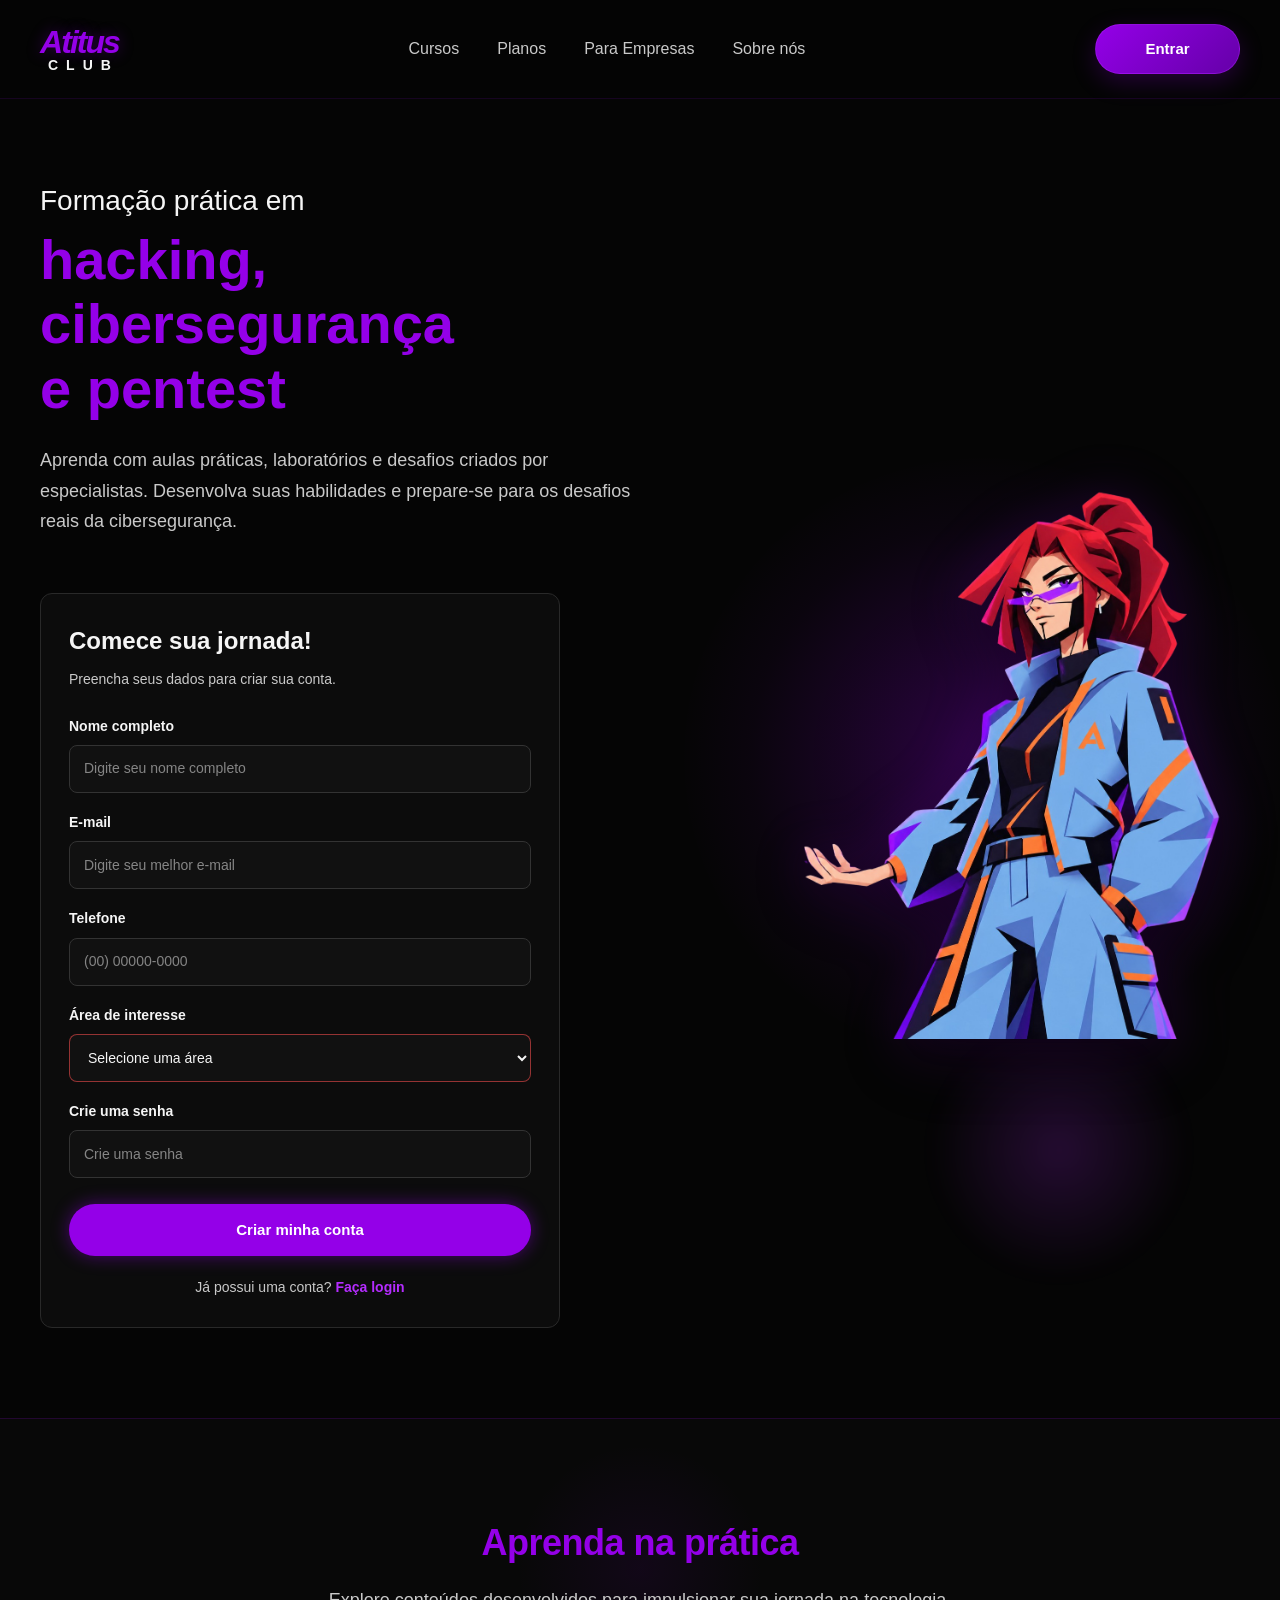
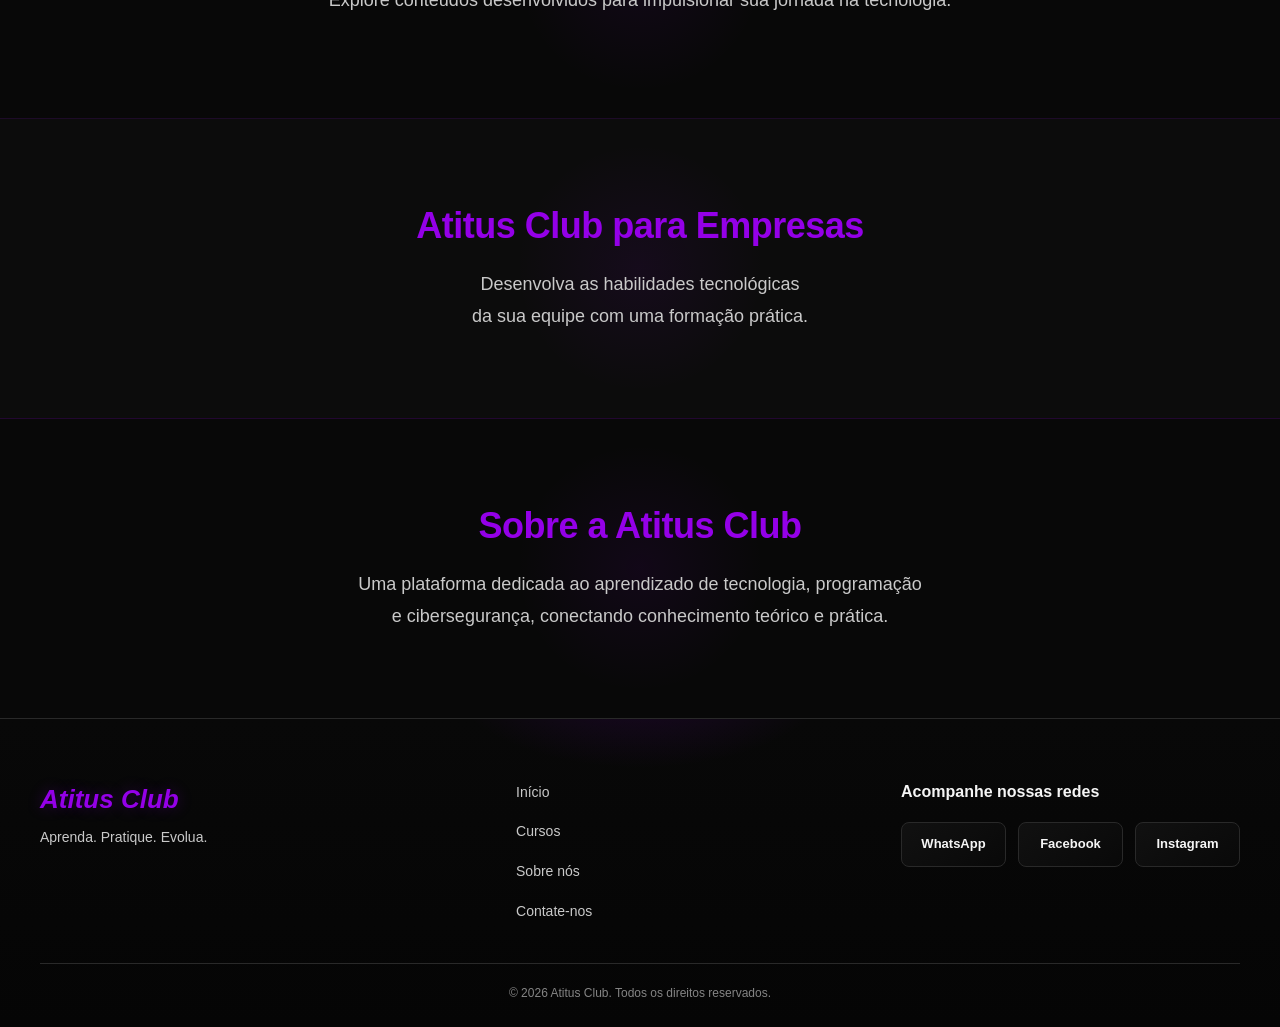
<file: index.html>
<!DOCTYPE html>
<html lang="pt-BR">

<head>
    <meta charset="UTF-8">

    <meta name="viewport" content="width=device-width, initial-scale=1.0">

    <meta name="description" content="Atitus Club - Aprenda programação, hacking e cibersegurança.">

    <meta name="author" content="Atitus Club">

    <title>Atitus Club | Formação em Tecnologia</title>

    
    <link rel="stylesheet" href="style.css">

</head>
    
    <header class="cabecalho">

        
        <a href="#inicio" class="logo" aria-label="Atitus Club - Início">

            <span class="logo-principal">Atitus</span>

            <span class="logo-secundario">CLUB</span>

        </a>

        
        <nav class="navegacao" aria-label="Menu principal">

            <ul class="menu">

                <li>
                    <a href="#cursos">Cursos</a>
                </li>

                <li>
                    <a href="#cadastro">Planos</a>
                </li>

                <li>
                    <a href="#empresas">Para Empresas</a>
                </li>

                <li>
                    <a href="#sobre">Sobre nós</a>
                </li>

            </ul>

        </nav>

        
        <a href="#cadastro" class="botao-entrar">
            Entrar
        </a>

    </header>
        
    <main id="inicio">

        
        <section class="hero" aria-labelledby="titulo-principal">

            
            <div class="hero-conteudo">

                <p class="hero-subtitulo">
                    Formação prática em
                </p>

                <h1 id="titulo-principal">
                    hacking, cibersegurança
                    <span>e pentest</span>
                </h1>

                <p class="hero-descricao">
                    Aprenda com aulas práticas, laboratórios
                    e desafios criados por especialistas.

                    Desenvolva suas habilidades e prepare-se
                    para os desafios reais da cibersegurança.
                </p>


                
                <section class="cadastro"
                    id="cadastro"
                    aria-labelledby="titulo-cadastro">

                    <h2 id="titulo-cadastro">
                        Comece sua jornada!
                    </h2>

                    <p class="cadastro-descricao">
                        Preencha seus dados para criar sua conta.
                    </p>


                    <form class="formulario-cadastro"
                        action="#"
                        method="post">

                        
                        <div class="campo-formulario">

                            <label for="nome">
                                Nome completo
                            </label>

                            <input
                                type="text"
                                id="nome"
                                name="nome"
                                placeholder="Digite seu nome completo"
                                autocomplete="name"
                                required
                            >

                        </div>


                        
                        <div class="campo-formulario">

                            <label for="email">
                                E-mail
                            </label>

                            <input
                                type="email"
                                id="email"
                                name="email"
                                placeholder="Digite seu melhor e-mail"
                                autocomplete="email"
                                required
                            >

                        </div>


                        
                        <div class="campo-formulario">

                            <label for="telefone">
                                Telefone
                            </label>

                            <input
                                type="tel"
                                id="telefone"
                                name="telefone"
                                placeholder="(00) 00000-0000"
                                autocomplete="tel"
                                required
                            >

                        </div>


                        
                        <div class="campo-formulario">

                            <label for="interesse">
                                Área de interesse
                            </label>

                            <select
                                id="interesse"
                                name="interesse"
                                required>

                                <option value="" disabled selected>
                                    Selecione uma área
                                </option>

                                <option value="ciberseguranca">
                                    Cibersegurança
                                </option>

                                <option value="pentest">
                                    Pentest
                                </option>

                                <option value="programacao">
                                    Programação
                                </option>

                                <option value="redes">
                                    Redes de computadores
                                </option>

                                <option value="linux">
                                    Desenvolvimento Linux
                                </option>

                            </select>

                        </div>


                        
                        <div class="campo-formulario">

                            <label for="senha">
                                Crie uma senha
                            </label>

                            <input
                                type="password"
                                id="senha"
                                name="senha"
                                placeholder="Crie uma senha"
                                autocomplete="new-password"
                                minlength="8"
                                required
                            >

                        </div>


                        
                        <button
                            type="submit"
                            class="botao-cadastrar">

                            Criar minha conta

                        </button>

                    </form>


                    
                    <p class="cadastro-login">

                        Já possui uma conta?

                        <a href="#login">
                            Faça login
                        </a>

                    </p>

                </section>

            </div>


            
            <div class="hero-ilustracao">

                <img
                    src="assets/atitus-club-hero.png"
                    alt="Personagem da Atitus Club com cabelo vermelho e roupa azul-clara com detalhes em laranja."
                    class="personagem"
                >

            </div>

        </section>
                
        <section class="secao-cursos"
            id="cursos"
            aria-labelledby="titulo-cursos">

            <h2 id="titulo-cursos">
                Aprenda na prática
            </h2>

            <p>
                Explore conteúdos desenvolvidos para
                impulsionar sua jornada na tecnologia.
            </p>

        </section>


        
        <section class="secao-empresas"
            id="empresas"
            aria-labelledby="titulo-empresas">

            <h2 id="titulo-empresas">
                Atitus Club para Empresas
            </h2>

            <p>
                Desenvolva as habilidades tecnológicas
                da sua equipe com uma formação prática.
            </p>

        </section>


        
        <section class="secao-sobre"
            id="sobre"
            aria-labelledby="titulo-sobre">

            <h2 id="titulo-sobre">
                Sobre a Atitus Club
            </h2>

            <p>
                Uma plataforma dedicada ao aprendizado
                de tecnologia, programação e cibersegurança,
                conectando conhecimento teórico e prática.
            </p>

        </section>

    </main>
        
    <footer class="rodape">

        
        <div class="rodape-marca">

            <a href="#inicio" class="rodape-logo">
                Atitus Club
            </a>

            <p>
                Aprenda. Pratique. Evolua.
            </p>

        </div>


        
        <nav class="rodape-navegacao"
            aria-label="Navegação do rodapé">

            <ul>

                <li>
                    <a href="#inicio">Início</a>
                </li>

                <li>
                    <a href="#cursos">Cursos</a>
                </li>

                <li>
                    <a href="#sobre">Sobre nós</a>
                </li>

                <li>
                    <a href="mailto:contato@atitusclub.com">
                        Contate-nos
                    </a>
                </li>

            </ul>

        </nav>


        
        <div class="rodape-redes">

            <h2>
                Acompanhe nossas redes
            </h2>

            <ul>

                <li>
                    <a
                        href="https://www.whatsapp.com/"
                        target="_blank"
                        rel="noopener noreferrer">

                        WhatsApp

                    </a>
                </li>

                <li>
                    <a
                        href="https://www.facebook.com/"
                        target="_blank"
                        rel="noopener noreferrer">

                        Facebook

                    </a>
                </li>

                <li>
                    <a
                        href="https://www.instagram.com/"
                        target="_blank"
                        rel="noopener noreferrer">

                        Instagram

                    </a>
                </li>

            </ul>

        </div>


        
        <div class="rodape-direitos">

            <p>
                &copy; 2026 Atitus Club.
                Todos os direitos reservados.
            </p>

        </div>

    </footer>
<body>
</file>
<file: style.css>
* {
    margin: 0;
    padding: 0;
    box-sizing: border-box;
}




:root {

    
    --cor-fundo: #050505;
    --cor-roxo: #9400e8;
    --cor-roxo-escuro: #6500a8;
    --cor-roxo-claro: #b52cff;

    
    --cor-texto: #f5f5f5;
    --cor-texto-secundario: #c9c9c9;

    
    --cor-borda: #292929;
    --cor-input: #111111;
    --cor-branco: #ffffff;

    
    --fonte-principal: Arial, Helvetica, sans-serif;

    
    --espacamento-pequeno: 8px;
    --espacamento-medio: 16px;
    --espacamento-grande: 32px;

    
    --borda-arredondada: 12px;

    
    --sombra-roxa: 0 0 18px rgba(148, 0, 232, 0.45);

    
    --largura-maxima: 1440px;

}




html {

    scroll-behavior: smooth;

}




body {

    background-color: var(--cor-fundo);

    color: var(--cor-texto);

    font-family: var(--fonte-principal);

    font-size: 16px;

    line-height: 1.6;

    min-height: 100vh;

}




a {

    color: inherit;

    text-decoration: none;

}




ul {

    list-style: none;

}




img {

    display: block;

    max-width: 100%;

    height: auto;

}




button,
input,
select {

    font: inherit;

}




a:focus-visible,
button:focus-visible,
input:focus-visible,
select:focus-visible {

    outline: 2px solid var(--cor-roxo-claro);

    outline-offset: 4px;

}






.cabecalho {

    width: 100%;

    max-width: var(--largura-maxima);

    margin: 0 auto;

    padding: 20px 24px;

    display: flex;

    flex-direction: column;

    align-items: center;

    gap: 24px;

}




.logo {

    display: flex;

    flex-direction: column;

    align-items: center;

    justify-content: center;

    color: var(--cor-roxo);

    line-height: 1;

}




.logo-principal {

    font-size: 32px;

    font-weight: 800;

    font-style: italic;

    letter-spacing: -2px;

}




.logo-secundario {

    font-size: 14px;

    font-weight: 700;

    letter-spacing: 8px;

    margin-left: 8px;

}




.navegacao {

    width: 100%;

}


.menu {

    display: flex;

    flex-wrap: wrap;

    justify-content: center;

    align-items: center;

    gap: 20px;

}


.menu a {

    color: var(--cor-texto-secundario);

    font-size: 15px;

    transition: color 0.3s ease;

}




.menu a:hover {

    color: var(--cor-roxo-claro);

}




.botao-entrar {

    display: inline-flex;

    justify-content: center;

    align-items: center;

    min-width: 140px;

    padding: 12px 28px;

    background-color: var(--cor-roxo);

    color: var(--cor-branco);

    font-size: 15px;

    font-weight: 700;

    border-radius: 50px;

    box-shadow: var(--sombra-roxa);

    transition:
        background-color 0.3s ease,
        transform 0.3s ease,
        box-shadow 0.3s ease;

}




.botao-entrar:hover {

    background-color: var(--cor-roxo-claro);

    box-shadow: 0 0 25px rgba(148, 0, 232, 0.7);

    transform: translateY(-2px);

}




@media (min-width: 768px) {

    .cabecalho {

        flex-direction: row;

        justify-content: space-between;

        padding: 24px 40px;

        gap: 30px;

    }


    .navegacao {

        width: auto;

    }


    .menu {

        flex-wrap: nowrap;

        gap: 28px;

    }


    .menu a {

        font-size: 16px;

        white-space: nowrap;

    }


    .botao-entrar {

        min-width: 145px;

    }

}






.hero {

    width: 100%;

    max-width: var(--largura-maxima);

    margin: 0 auto;

    padding: 40px 24px;

    display: grid;

    grid-template-columns: 1fr;

    gap: 40px;

    align-items: center;

}




.hero-conteudo {

    width: 100%;

    display: flex;

    flex-direction: column;

    align-items: flex-start;

}




.hero-subtitulo {

    color: var(--cor-texto);

    font-size: 24px;

    font-weight: 400;

    margin-bottom: 4px;

}




.hero-conteudo h1 {

    color: var(--cor-roxo);

    font-size: clamp(32px, 5vw, 54px);

    font-weight: 800;

    line-height: 1.15;

    margin-bottom: 24px;

}




.hero-conteudo h1 span {

    display: block;

    color: var(--cor-roxo);

}




.hero-descricao {

    color: var(--cor-texto-secundario);

    font-size: 16px;

    line-height: 1.7;

    max-width: 580px;

    margin-bottom: 32px;

}




.hero-ilustracao {

    width: 100%;

    display: flex;

    justify-content: center;

    align-items: center;

}




.personagem {

    width: 100%;

    max-width: 480px;

    height: auto;

    object-fit: contain;

}




@media (min-width: 768px) {

    .hero {

        grid-template-columns: 1.1fr 0.9fr;

        gap: 40px;

        padding: 60px 40px;

    }


    .hero-conteudo {

        max-width: 650px;

    }


    .hero-subtitulo {

        font-size: 28px;

    }


    .hero-descricao {

        font-size: 18px;

    }


    .hero-ilustracao {

        justify-content: flex-end;

    }


    .personagem {

        max-width: 560px;

    }

}




@media (min-width: 1200px) {

    .hero {

        gap: 60px;

        padding: 80px 40px;

    }


    .personagem {

        max-width: 650px;

    }

}






.cadastro {

    width: 100%;

    max-width: 520px;

    margin-top: 20px;

    padding: 24px;

    background-color: #0c0c0c;

    border: 1px solid var(--cor-borda);

    border-radius: var(--borda-arredondada);

}




.cadastro h2 {

    color: var(--cor-texto);

    font-size: 24px;

    font-weight: 700;

    margin-bottom: 8px;

}




.cadastro-descricao {

    color: var(--cor-texto-secundario);

    font-size: 14px;

    margin-bottom: 24px;

}




.formulario-cadastro {

    display: flex;

    flex-direction: column;

    gap: 18px;

}




.campo-formulario {

    display: flex;

    flex-direction: column;

    gap: 8px;

}




.campo-formulario label {

    color: var(--cor-texto);

    font-size: 14px;

    font-weight: 600;

}




.campo-formulario input,
.campo-formulario select {

    width: 100%;

    min-height: 48px;

    padding: 12px 14px;

    background-color: var(--cor-input);

    color: var(--cor-texto);

    border: 1px solid #333333;

    border-radius: 8px;

    font-size: 14px;

    transition:
        border-color 0.3s ease,
        box-shadow 0.3s ease;

}




.campo-formulario input::placeholder {

    color: #858585;

}




.campo-formulario input:focus,
.campo-formulario select:focus {

    outline: none;

    border-color: var(--cor-roxo);

    box-shadow: 0 0 0 3px rgba(148, 0, 232, 0.15);

}




.campo-formulario select {

    cursor: pointer;

}




.botao-cadastrar {

    width: 100%;

    min-height: 50px;

    margin-top: 8px;

    padding: 14px 20px;

    background-color: var(--cor-roxo);

    color: var(--cor-branco);

    border: none;

    border-radius: 50px;

    font-size: 15px;

    font-weight: 700;

    cursor: pointer;

    box-shadow: var(--sombra-roxa);

    transition:
        background-color 0.3s ease,
        transform 0.3s ease,
        box-shadow 0.3s ease;

}




.botao-cadastrar:hover {

    background-color: var(--cor-roxo-claro);

    box-shadow: 0 0 25px rgba(148, 0, 232, 0.65);

    transform: translateY(-2px);

}




.botao-cadastrar:active {

    transform: scale(0.98);

}




.cadastro-login {

    margin-top: 20px;

    color: var(--cor-texto-secundario);

    font-size: 14px;

    text-align: center;

}


.cadastro-login a {

    color: var(--cor-roxo-claro);

    font-weight: 700;

    transition: color 0.3s ease;

}


.cadastro-login a:hover {

    color: var(--cor-branco);

}




@media (min-width: 768px) {

    .cadastro {

        padding: 28px;

    }

}






.secao-cursos,
.secao-empresas,
.secao-sobre {

    width: 100%;

    max-width: var(--largura-maxima);

    margin: 0 auto;

    padding: 60px 24px;

    text-align: center;

    border-top: 1px solid var(--cor-borda);

}




.secao-cursos h2,
.secao-empresas h2,
.secao-sobre h2 {

    color: var(--cor-roxo);

    font-size: clamp(24px, 4vw, 36px);

    font-weight: 800;

    line-height: 1.2;

    margin-bottom: 20px;

}




.secao-cursos p,
.secao-empresas p,
.secao-sobre p {

    max-width: 650px;

    margin: 0 auto;

    color: var(--cor-texto-secundario);

    font-size: 16px;

    line-height: 1.8;

}




.secao-cursos {

    background-color: #080808;

}




.secao-empresas {

    background-color: #0c0c0c;

}




.secao-sobre {

    background-color: #080808;

}




.secao-cursos h2,
.secao-empresas h2,
.secao-sobre h2 {

    transition: color 0.3s ease;

}


.secao-cursos h2:hover,
.secao-empresas h2:hover,
.secao-sobre h2:hover {

    color: var(--cor-roxo-claro);

}




@media (min-width: 768px) {

    .secao-cursos,
    .secao-empresas,
    .secao-sobre {

        padding: 80px 40px;

    }


    .secao-cursos p,
    .secao-empresas p,
    .secao-sobre p {

        font-size: 18px;

    }

}





.rodape {

    width: 100%;

    background-color: #080808;

    border-top: 1px solid var(--cor-borda);

    padding: 40px 24px 20px;

    display: flex;

    flex-direction: column;

    align-items: center;

    gap: 32px;

}




.rodape-marca {

    text-align: center;

}


.rodape-logo {

    display: inline-block;

    color: var(--cor-roxo);

    font-size: 26px;

    font-weight: 800;

    font-style: italic;

    transition: color 0.3s ease;

}


.rodape-logo:hover {

    color: var(--cor-roxo-claro);

}


.rodape-marca p {

    color: var(--cor-texto-secundario);

    font-size: 14px;

    margin-top: 6px;

}




.rodape-navegacao ul {

    display: flex;

    flex-direction: column;

    align-items: center;

    gap: 14px;

}


.rodape-navegacao a {

    color: var(--cor-texto-secundario);

    font-size: 14px;

    transition: color 0.3s ease;

}


.rodape-navegacao a:hover {

    color: var(--cor-roxo-claro);

}




.rodape-redes {

    display: flex;

    flex-direction: column;

    align-items: center;

    gap: 16px;

}


.rodape-redes h2 {

    color: var(--cor-texto);

    font-size: 16px;

    font-weight: 600;

    text-align: center;

}




.rodape-redes ul {

    display: flex;

    flex-wrap: wrap;

    justify-content: center;

    gap: 12px;

}




.rodape-redes a {

    display: inline-flex;

    justify-content: center;

    align-items: center;

    padding: 10px 16px;

    min-width: 100px;

    background-color: #111111;

    color: var(--cor-texto);

    border: 1px solid var(--cor-borda);

    border-radius: 8px;

    font-size: 13px;

    font-weight: 600;

    transition:
        background-color 0.3s ease,
        border-color 0.3s ease,
        color 0.3s ease,
        transform 0.3s ease;

}




.rodape-redes a:hover {

    background-color: var(--cor-roxo-escuro);

    border-color: var(--cor-roxo);

    color: var(--cor-branco);

    transform: translateY(-3px);

}




.rodape-direitos {

    width: 100%;

    padding-top: 20px;

    border-top: 1px solid var(--cor-borda);

    text-align: center;

}


.rodape-direitos p {

    color: #858585;

    font-size: 12px;

}




@media (min-width: 768px) {

    .rodape {

        padding: 50px 40px 24px;

        flex-direction: row;

        flex-wrap: wrap;

        justify-content: space-between;

        align-items: flex-start;

        gap: 40px;

    }


    .rodape-marca {

        text-align: left;

    }


    .rodape-navegacao ul {

        align-items: flex-start;

    }


    .rodape-redes {

        align-items: flex-start;

    }


    .rodape-redes h2 {

        text-align: left;

    }


    .rodape-redes ul {

        justify-content: flex-start;

    }


    .rodape-direitos {

        flex-basis: 100%;

    }

}






body {

    overflow-x: hidden;

}




@media (max-width: 480px) {

    

    .cabecalho {

        padding: 18px 16px;

    }


    

    .logo-principal {

        font-size: 28px;

    }


    .logo-secundario {

        font-size: 12px;

        letter-spacing: 6px;

    }


    

    .menu {

        gap: 12px;

    }


    .menu a {

        font-size: 13px;

    }


    

    .botao-entrar {

        width: 100%;

    }


    

    .hero {

        padding: 32px 16px;

        gap: 32px;

    }


    

    .hero-subtitulo {

        font-size: 20px;

    }


    

    .hero-conteudo h1 {

        font-size: 34px;

    }


    

    .hero-descricao {

        font-size: 15px;

    }


    

    .cadastro {

        padding: 20px 16px;

    }


    .cadastro h2 {

        font-size: 21px;

    }


    

    .personagem {

        max-width: 360px;

    }


    

    .secao-cursos,
    .secao-empresas,
    .secao-sobre {

        padding: 50px 16px;

    }


    

    .rodape {

        padding: 36px 16px 20px;

    }


    .rodape-redes ul {

        flex-direction: column;

        width: 100%;

    }


    .rodape-redes a {

        width: 100%;

    }

}



.cabecalho {
    position: relative;
    z-index: 10;

    background-color: rgba(5, 5, 5, 0.92);

    border-bottom: 1px solid rgba(148, 0, 232, 0.12);

    backdrop-filter: blur(10px);
}


.logo {
    position: relative;

    transition:
        transform 0.3s ease,
        filter 0.3s ease;
}

.logo:hover {
    transform: translateY(-2px);

    filter:
        drop-shadow(0 0 10px rgba(148, 0, 232, 0.45));
}

.logo-principal {
    text-shadow:
        0 0 15px rgba(148, 0, 232, 0.35);
}

.logo-secundario {
    color: var(--cor-texto);

    transition:
        color 0.3s ease,
        letter-spacing 0.3s ease;
}

.logo:hover .logo-secundario {
    color: var(--cor-roxo-claro);

    letter-spacing: 9px;
}


.navegacao {
    display: flex;
    justify-content: center;
    align-items: center;
}


.menu {
    position: relative;
}


.menu a {
    position: relative;

    padding: 6px 2px;

    transition:
        color 0.25s ease,
        transform 0.25s ease;
}

.menu a:hover {
    color: var(--cor-branco);

    transform: translateY(-1px);
}


.menu a::after {
    content: "";

    position: absolute;

    left: 0;
    bottom: -4px;

    width: 0;
    height: 2px;

    background-color: var(--cor-roxo);

    border-radius: 10px;

    box-shadow:
        0 0 8px rgba(148, 0, 232, 0.7);

    transition: width 0.25s ease;
}

.menu a:hover::after {
    width: 100%;
}


.botao-entrar {
    position: relative;
    overflow: hidden;

    background:
        linear-gradient(
            135deg,
            var(--cor-roxo),
            var(--cor-roxo-escuro)
        );

    border: 1px solid rgba(181, 44, 255, 0.35);

    box-shadow:
        0 8px 25px rgba(148, 0, 232, 0.22);

    transition:
        transform 0.25s ease,
        box-shadow 0.25s ease,
        background 0.25s ease;
}


.botao-entrar::before {
    content: "";

    position: absolute;

    top: 0;
    left: -100%;

    width: 60%;
    height: 100%;

    background: linear-gradient(
        90deg,
        transparent,
        rgba(255, 255, 255, 0.2),
        transparent
    );

    transform: skewX(-20deg);

    transition: left 0.5s ease;
}

.botao-entrar:hover::before {
    left: 130%;
}

.botao-entrar:hover {
    background:
        linear-gradient(
            135deg,
            var(--cor-roxo-claro),
            var(--cor-roxo)
        );

    transform: translateY(-3px);

    box-shadow:
        0 12px 30px rgba(148, 0, 232, 0.4);
}


@media (min-width: 768px) {

    .cabecalho {
        min-height: 82px;
    }

    .logo {
        flex-shrink: 0;
    }

    .navegacao {
        flex: 1;
    }

    .menu {
        justify-content: center;
    }

    .botao-entrar {
        flex-shrink: 0;
    }
}


@media (min-width: 1200px) {

    .cabecalho {
        min-height: 88px;
    }

    .menu {
        gap: 34px;
    }

    .menu a {
        font-size: 16px;
    }
}


@media (max-width: 480px) {

    .cabecalho {
        border-bottom-color: rgba(148, 0, 232, 0.2);
    }

    .menu a {
        padding: 4px 1px;
    }

    .menu a::after {
        bottom: -2px;
    }

    .botao-entrar {
        box-shadow:
            0 6px 18px rgba(148, 0, 232, 0.2);
    }
}


.rodape {
    position: relative;
    overflow: hidden;

    background:
        linear-gradient(
            180deg,
            #080808 0%,
            #050505 100%
        );
}


.rodape::before {
    content: "";

    position: absolute;

    width: 400px;
    height: 200px;

    left: 50%;
    top: -150px;

    transform: translateX(-50%);

    background: radial-gradient(
        ellipse,
        rgba(148, 0, 232, 0.16),
        transparent 70%
    );

    pointer-events: none;
}


.rodape-marca,
.rodape-navegacao,
.rodape-redes,
.rodape-direitos {
    position: relative;
    z-index: 1;
}


.rodape-logo {
    text-shadow:
        0 0 15px rgba(148, 0, 232, 0.3);

    transition:
        transform 0.3s ease,
        color 0.3s ease;
}

.rodape-logo:hover {
    transform: translateY(-2px);

    color: var(--cor-roxo-claro);
}


.rodape-navegacao a {
    position: relative;

    transition:
        color 0.25s ease,
        padding-left 0.25s ease;
}

.rodape-navegacao a::before {
    content: "";

    position: absolute;

    left: -10px;
    top: 50%;

    width: 0;
    height: 2px;

    background-color: var(--cor-roxo);

    transform: translateY(-50%);

    transition: width 0.25s ease;
}

.rodape-navegacao a:hover {
    color: var(--cor-branco);
    padding-left: 10px;
}

.rodape-navegacao a:hover::before {
    width: 5px;
}


.rodape-redes {
    width: 100%;
}

.rodape-redes h2 {
    margin-bottom: 2px;
}


.rodape-redes ul {
    width: 100%;
}


.rodape-redes a {
    position: relative;
    overflow: hidden;

    background:
        linear-gradient(
            145deg,
            #111111,
            #090909
        );

    border-color: #292929;

    transition:
        transform 0.25s ease,
        border-color 0.25s ease,
        background 0.25s ease,
        box-shadow 0.25s ease;
}


.rodape-redes a::before {
    content: "";

    position: absolute;

    left: -100%;
    top: 0;

    width: 70%;
    height: 100%;

    background: linear-gradient(
        90deg,
        transparent,
        rgba(255, 255, 255, 0.08),
        transparent
    );

    transform: skewX(-20deg);

    transition: left 0.45s ease;
}

.rodape-redes a:hover::before {
    left: 130%;
}

.rodape-redes a:hover {
    background:
        linear-gradient(
            145deg,
            var(--cor-roxo-escuro),
            #22003a
        );

    border-color: var(--cor-roxo);

    transform: translateY(-4px);

    box-shadow:
        0 8px 20px rgba(148, 0, 232, 0.2);
}


.rodape-redes a {
    color: var(--cor-texto);
}


.rodape-direitos {
    position: relative;
}

.rodape-direitos p {
    transition: color 0.25s ease;
}

.rodape-direitos:hover p {
    color: #a0a0a0;
}


@media (min-width: 768px) {

    .rodape-redes {
        width: auto;
    }

    .rodape-redes ul {
        width: auto;
    }

    .rodape-redes a {
        min-width: 105px;
    }
}


@media (min-width: 1200px) {

    .rodape {
        padding-top: 60px;
    }

    .rodape-redes a {
        padding: 11px 18px;
    }
}


@media (max-width: 480px) {

    .rodape::before {
        width: 280px;
        height: 160px;
    }

    .rodape-navegacao a {
        padding: 4px;
    }

    .rodape-navegacao a:hover {
        padding-left: 10px;
    }

    .rodape-redes a {
        min-height: 44px;
    }
}




.formulario-cadastro {
    width: 100%;
}


.campo-formulario label {
    display: block;
    cursor: pointer;

    transition:
        color 0.2s ease;
}


.campo-formulario:focus-within label {
    color: var(--cor-roxo-claro);
}


.campo-formulario input:required,
.campo-formulario select:required {
    background-image: none;
}


.campo-formulario input:valid:not(:placeholder-shown),
.campo-formulario select:valid {
    border-color: rgba(70, 180, 100, 0.45);
}


.campo-formulario input:invalid:not(:placeholder-shown),
.campo-formulario select:invalid:not(:placeholder-shown) {
    border-color: rgba(220, 70, 70, 0.65);
}


.campo-formulario input:focus-visible,
.campo-formulario select:focus-visible,
.botao-cadastrar:focus-visible {
    outline: 2px solid var(--cor-roxo-claro);
    outline-offset: 3px;
}


.campo-formulario select {
    appearance: auto;
}


.campo-formulario input,
.campo-formulario select {
    line-height: 1.4;
}


.botao-cadastrar {
    min-height: 50px;
}


@media (prefers-reduced-motion: reduce) {

    *,
    *::before,
    *::after {
        scroll-behavior: auto !important;

        transition-duration: 0.01ms !important;
        animation-duration: 0.01ms !important;
        animation-iteration-count: 1 !important;
    }
}


@media (max-width: 360px) {

    .cadastro {
        padding: 18px 14px;
    }

    .cadastro h2 {
        font-size: 20px;
    }

    .cadastro-descricao {
        font-size: 13px;
    }

    .campo-formulario label {
        font-size: 13px;
    }

    .campo-formulario input,
    .campo-formulario select {
        font-size: 13px;
    }

    .botao-cadastrar {
        font-size: 14px;
    }
}





.hero {
    isolation: isolate;
}

.hero-conteudo h1 {
    max-width: 700px;
}

.hero-descricao {
    max-width: 620px;
}


.cadastro {
    margin-bottom: 10px;
}



.secao-cursos,
.secao-empresas,
.secao-sobre {
    position: relative;
    overflow: hidden;

    isolation: isolate;
}


.secao-cursos::before,
.secao-empresas::before,
.secao-sobre::before {
    content: "";

    position: absolute;

    width: 250px;
    height: 250px;

    left: 50%;
    top: 50%;

    transform: translate(-50%, -50%);

    background: radial-gradient(
        circle,
        rgba(148, 0, 232, 0.07),
        transparent 70%
    );

    pointer-events: none;

    z-index: -1;
}


.secao-cursos h2,
.secao-cursos p,
.secao-empresas h2,
.secao-empresas p,
.secao-sobre h2,
.secao-sobre p {
    position: relative;
    z-index: 1;
}



.secao-cursos h2,
.secao-empresas h2,
.secao-sobre h2 {
    letter-spacing: -0.5px;
}

.secao-cursos p,
.secao-empresas p,
.secao-sobre p {
    text-wrap: balance;
}



.secao-cursos {
    border-top-color: rgba(148, 0, 232, 0.18);
}

.secao-empresas {
    border-top-color: rgba(148, 0, 232, 0.12);
}

.secao-sobre {
    border-top-color: rgba(148, 0, 232, 0.18);
}



a {
    -webkit-tap-highlight-color: transparent;
}



.botao-entrar,
.botao-cadastrar {
    user-select: none;
}

.botao-entrar:active,
.botao-cadastrar:active {
    transform: scale(0.97);
}



.personagem {
    user-select: none;
    -webkit-user-drag: none;
}



@media (min-width: 768px) {

    .hero {
        min-height: 680px;
    }

    .hero-conteudo {
        justify-content: center;
    }

    .hero-ilustracao {
        align-self: stretch;
    }

    .secao-cursos,
    .secao-empresas,
    .secao-sobre {
        min-height: 300px;

        display: flex;
        flex-direction: column;
        justify-content: center;
        align-items: center;
    }
}



@media (min-width: 1200px) {

    .hero-conteudo h1 {
        font-size: 56px;
    }

    .hero-descricao {
        font-size: 18px;
    }

    .cadastro {
        margin-top: 24px;
    }
}



@media (max-width: 480px) {

    .hero-conteudo h1 {
        line-height: 1.1;
    }

    .hero-descricao {
        line-height: 1.65;
    }

    .secao-cursos h2,
    .secao-empresas h2,
    .secao-sobre h2 {
        line-height: 1.15;
    }
}



.hero-ilustracao {
    position: relative;

    width: 100%;
    min-height: 420px;

    display: flex;
    justify-content: center;
    align-items: center;

    isolation: isolate;
}


.hero-ilustracao::before {
    content: "";

    position: absolute;

    width: 420px;
    height: 420px;

    top: 50%;
    left: 50%;

    transform: translate(-50%, -50%);

    background: radial-gradient(
        circle,
        rgba(148, 0, 232, 0.28) 0%,
        rgba(148, 0, 232, 0.12) 35%,
        rgba(148, 0, 232, 0.04) 55%,
        transparent 72%
    );

    border-radius: 50%;

    z-index: -2;
}


.hero-ilustracao::after {
    content: "";

    position: absolute;

    width: 260px;
    height: 260px;

    right: 10%;
    bottom: 5%;

    background: radial-gradient(
        circle,
        rgba(181, 44, 255, 0.18),
        transparent 70%
    );

    border-radius: 50%;

    filter: blur(10px);

    z-index: -1;
}


.personagem {
    display: block;

    width: auto;
    height: auto;

    max-width: 100%;
    max-height: 620px;

    object-fit: contain;

    position: relative;
    z-index: 1;

    filter:
        drop-shadow(0 20px 25px rgba(0, 0, 0, 0.45))
        drop-shadow(0 0 25px rgba(148, 0, 232, 0.18));

    transition:
        transform 0.4s ease,
        filter 0.4s ease;
}


.personagem:hover {
    transform: translateY(-8px);

    filter:
        drop-shadow(0 25px 30px rgba(0, 0, 0, 0.5))
        drop-shadow(0 0 35px rgba(148, 0, 232, 0.35));
}




@media (min-width: 768px) {

    .hero-ilustracao {
        min-height: 560px;

        justify-content: flex-end;
        align-items: center;
    }

    .personagem {
        width: 100%;
        max-width: 560px;
        max-height: 650px;
    }

    .hero-ilustracao::before {
        width: 500px;
        height: 500px;
    }
}




@media (min-width: 1200px) {

    .hero-ilustracao {
        min-height: 620px;
    }

    .personagem {
        max-width: 650px;
        max-height: 700px;
    }

    .hero-ilustracao::before {
        width: 600px;
        height: 600px;
    }
}




@media (max-width: 767px) {

    .hero-ilustracao {
        min-height: 350px;

        margin-top: 10px;
    }

    .personagem {
        max-width: 360px;
        max-height: 450px;
    }

    .hero-ilustracao::before {
        width: 330px;
        height: 330px;
    }

    .hero-ilustracao::after {
        width: 200px;
        height: 200px;
    }
}




@media (max-width: 480px) {

    .hero-ilustracao {
        min-height: 300px;
    }

    .personagem {
        max-width: 320px;
    }

    .hero-ilustracao::before {
        width: 280px;
        height: 280px;
    }
}
</file>
